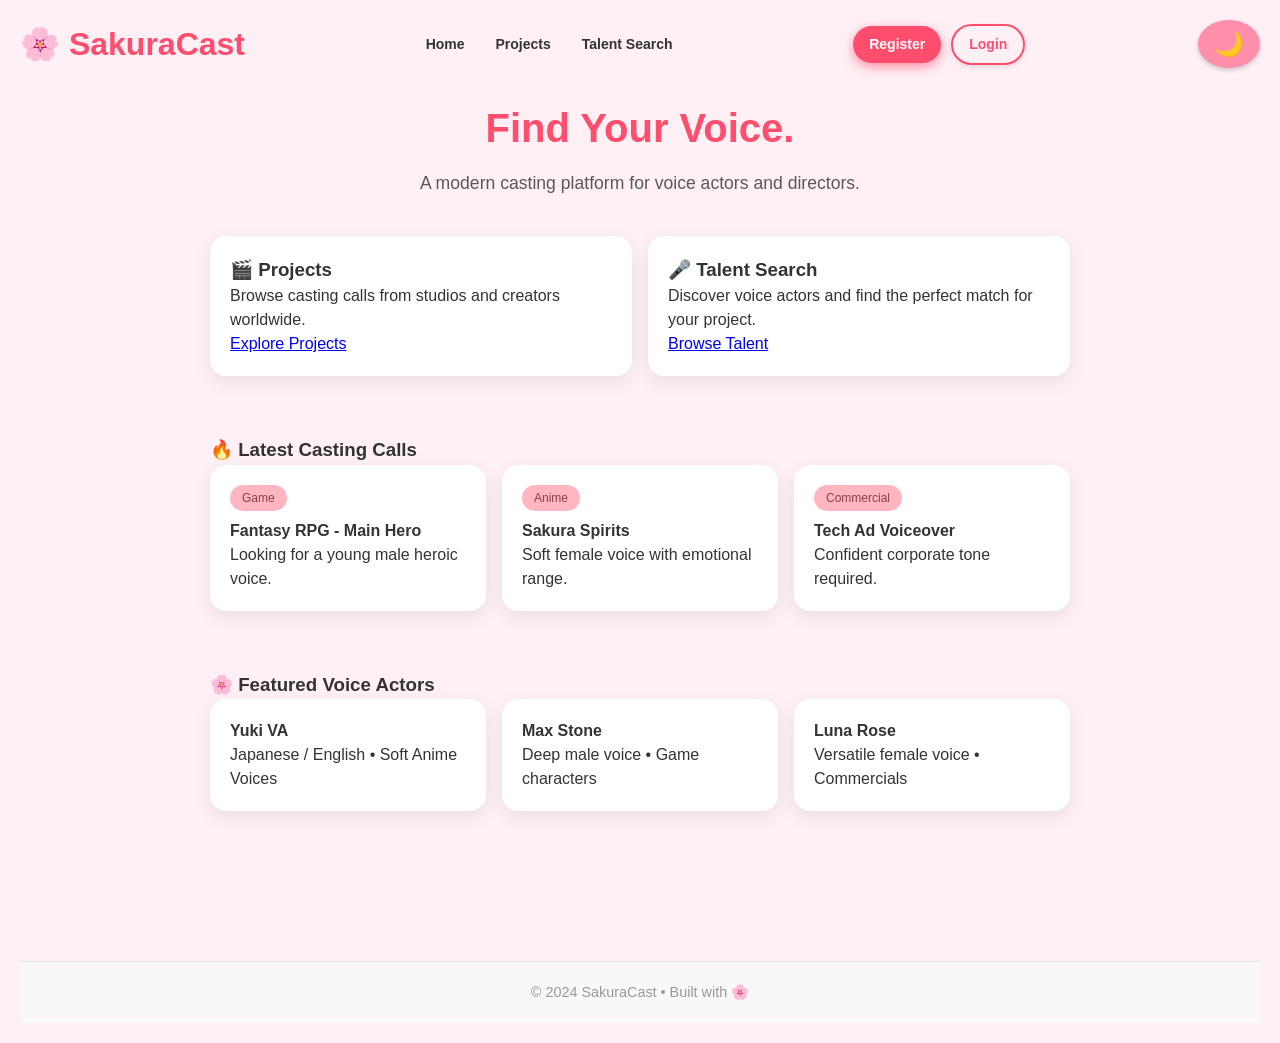
<file: index.html>
<!DOCTYPE html>
<html lang="en">
<head>
  <meta charset="UTF-8" />
  <meta name="viewport" content="width=device-width, initial-scale=1" />
  <title>SakuraCast</title>
  <link rel="stylesheet" href="style.css" />
</head>
<body>

<header>
  <div class="logo">
    <a href="index.html" style="text-decoration:none; color:inherit;">🌸 SakuraCast</a>
  </div>

  <nav>
    <a href="index.html">Home</a>
    <a href="projects.html">Projects</a>
    <a href="talent.html">Talent Search</a>
    <a href="profile.html" id="profile-link" style="display:none;">My Profile</a>
  </nav>

  <div class="auth-buttons" id="auth-buttons">
    <a href="register.html" class="btn primary">Register</a>
    <a href="login.html" class="btn secondary">Login</a>
  </div>

  <div class="auth-buttons" id="user-buttons" style="display:none;">
    <button id="logout-btn" class="btn secondary">Logout</button>
  </div>

  <button class="toggle" aria-label="Toggle Dark/Light Mode">🌙</button>
</header>

<main class="container">

  <section class="hero">
    <h2>Find Your Voice.</h2>
    <p>A modern casting platform for voice actors and directors.</p>
  </section>

  <section class="explore grid">
    <div class="card">
      <h3>🎬 Projects</h3>
      <p>Browse casting calls from studios and creators worldwide.</p>
      <a href="projects.html" class="btn primary">Explore Projects</a>
    </div>

    <div class="card">
      <h3>🎤 Talent Search</h3>
      <p>Discover voice actors and find the perfect match for your project.</p>
      <a href="talent.html" class="btn primary">Browse Talent</a>
    </div>
  </section>

  <section>
    <h3>🔥 Latest Casting Calls</h3>
    <div class="grid">
      <div class="card">
        <div class="tag">Game</div>
        <h4>Fantasy RPG - Main Hero</h4>
        <p>Looking for a young male heroic voice.</p>
      </div>

      <div class="card">
        <div class="tag">Anime</div>
        <h4>Sakura Spirits</h4>
        <p>Soft female voice with emotional range.</p>
      </div>

      <div class="card">
        <div class="tag">Commercial</div>
        <h4>Tech Ad Voiceover</h4>
        <p>Confident corporate tone required.</p>
      </div>
    </div>
  </section>

  <section>
    <h3>🌸 Featured Voice Actors</h3>
    <div class="grid">
      <div class="card">
        <h4>Yuki VA</h4>
        <p>Japanese / English • Soft Anime Voices</p>
      </div>

      <div class="card">
        <h4>Max Stone</h4>
        <p>Deep male voice • Game characters</p>
      </div>

      <div class="card">
        <h4>Luna Rose</h4>
        <p>Versatile female voice • Commercials</p>
      </div>
    </div>
  </section>

</main>

<footer>
  <p>© 2024 SakuraCast • Built with 🌸</p>
</footer>

<script src="script.js"></script>
</body>
</html>
</file>
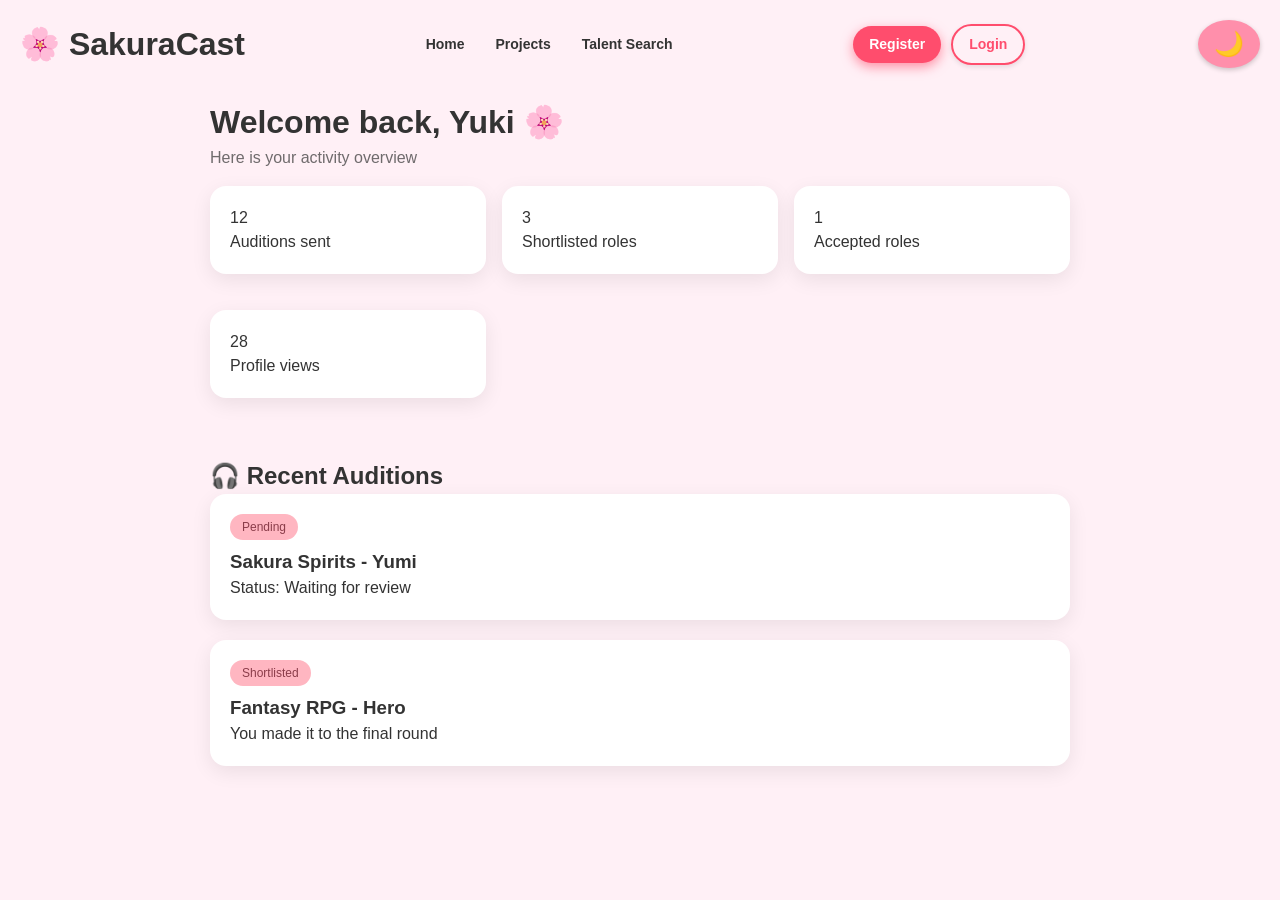
<file: dashboard.html>
<!DOCTYPE html>
<html lang="en">
<head>
  <meta charset="UTF-8" />
  <meta name="viewport" content="width=device-width, initial-scale=1" />
  <title>SakuraCast - Dashboard</title>
  <link rel="stylesheet" href="style.css" />
</head>
<body>

<header>
  <div>
    <a href="index.html" class="logo" style="text-decoration:none; color:inherit;">🌸 SakuraCast</a>
  </div>

  <nav>
    <a href="index.html">Home</a>
    <a href="projects.html">Projects</a>
    <a href="talent.html">Talent Search</a>
    <a href="profile.html" id="profile-link" style="display:none;">My Profile</a>
  </nav>

  <div class="auth-buttons" id="auth-buttons">
    <a href="register.html" class="btn primary">Register</a>
    <a href="login.html" class="btn secondary">Login</a>
  </div>

  <div class="auth-buttons" id="user-buttons" style="display:none;">
    <button id="logout-btn" class="btn secondary">Logout</button>
  </div>

  <button class="toggle" aria-label="Toggle Dark/Light Mode">🌙</button>
</header>

<main class="container">
  <h1>Welcome back, Yuki 🌸</h1>
  <p class="subtitle">Here is your activity overview</p>

  <section class="grid">
    <div class="card">
      <div class="stat">12</div>
      <p>Auditions sent</p>
    </div>

    <div class="card">
      <div class="stat">3</div>
      <p>Shortlisted roles</p>
    </div>

    <div class="card">
      <div class="stat">1</div>
      <p>Accepted roles</p>
    </div>

    <div class="card">
      <div class="stat">28</div>
      <p>Profile views</p>
    </div>
  </section>

  <h2 style="margin-top:40px;">🎧 Recent Auditions</h2>

  <div class="card">
    <span class="tag">Pending</span>
    <h3>Sakura Spirits - Yumi</h3>
    <p>Status: Waiting for review</p>
  </div>

  <div class="card">
    <span class="tag">Shortlisted</span>
    <h3>Fantasy RPG - Hero</h3>
    <p>You made it to the final round</p>
  </div>
</main>

<script src="script.js"></script>
</body>
</html>
</file>
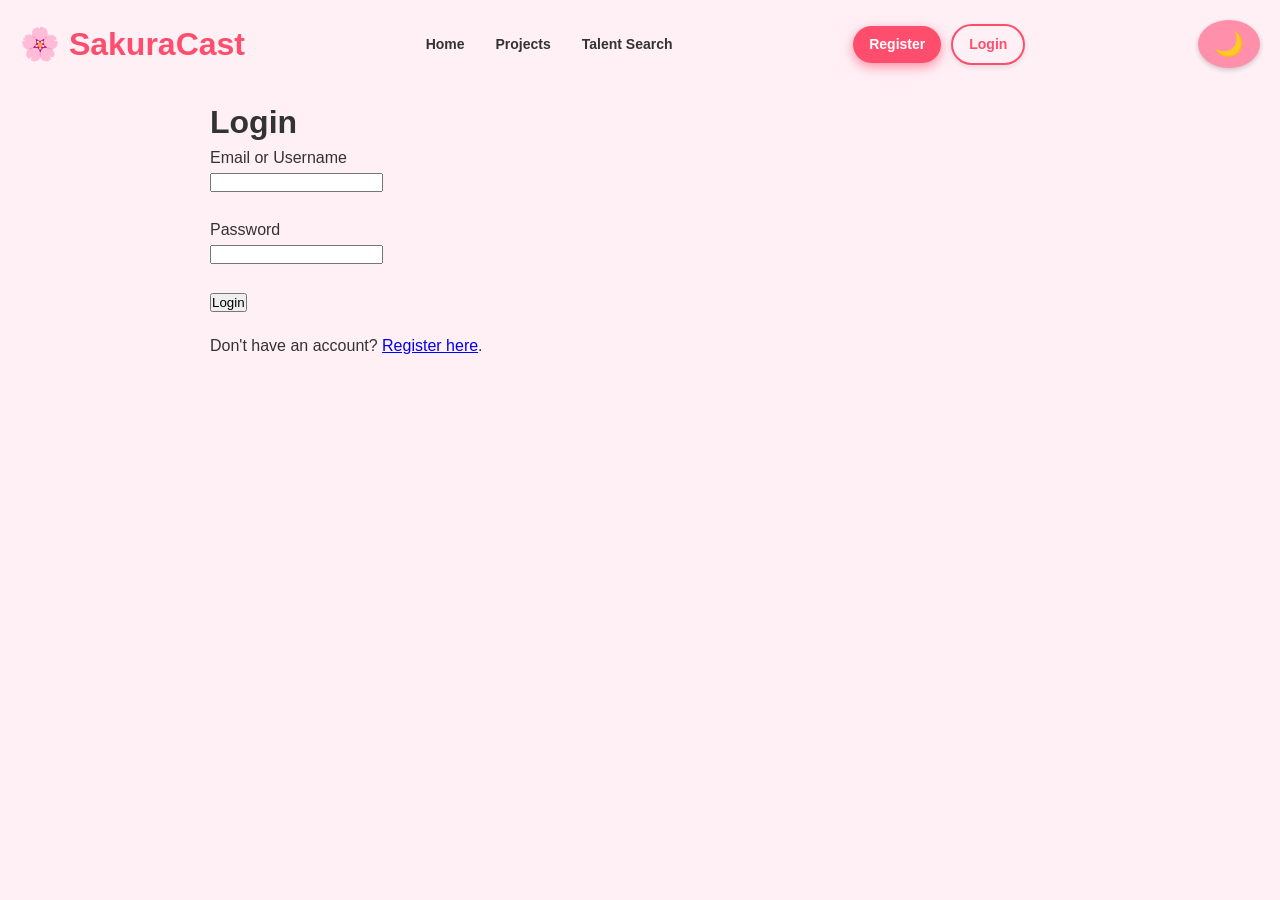
<file: login.html>
<!DOCTYPE html>
<html lang="en">
<head>
  <meta charset="UTF-8" />
  <meta name="viewport" content="width=device-width, initial-scale=1" />
  <title>SakuraCast - Login</title>
  <link rel="stylesheet" href="style.css" />
</head>
<body>

<header>
  <div class="logo">
    <a href="index.html" style="text-decoration:none; color:inherit;">🌸 SakuraCast</a>
  </div>

  <nav>
    <a href="index.html">Home</a>
    <a href="projects.html">Projects</a>
    <a href="talent.html">Talent Search</a>
    <a href="profile.html" id="profile-link" style="display:none;">My Profile</a>
  </nav>

  <div class="auth-buttons" id="auth-buttons">
    <a href="register.html" class="btn primary">Register</a>
    <a href="login.html" class="btn secondary">Login</a>
  </div>

  <div class="auth-buttons" id="user-buttons" style="display:none;">
    <button id="logout-btn" class="btn secondary">Logout</button>
  </div>

  <button class="toggle" aria-label="Toggle Dark/Light Mode">🌙</button>
</header>

<main class="container">
  <h1>Login</h1>
  <form id="login-form">
    <label for="email">Email or Username</label><br />
    <input type="text" id="email" name="email" required /><br /><br />

    <label for="password">Password</label><br />
    <input type="password" id="password" name="password" required /><br /><br />

    <button type="submit" class="btn primary">Login</button>
  </form>

  <p style="margin-top:20px;">
    Don't have an account? <a href="register.html">Register here</a>.
  </p>
</main>

<script>
document.getElementById('login-form').addEventListener('submit', function(e) {
  e.preventDefault();
  alert('Login successful! (demo version)');
  window.location.href = 'dashboard.html';
});
</script>

<script src="script.js"></script>
</body>
</html>
</file>
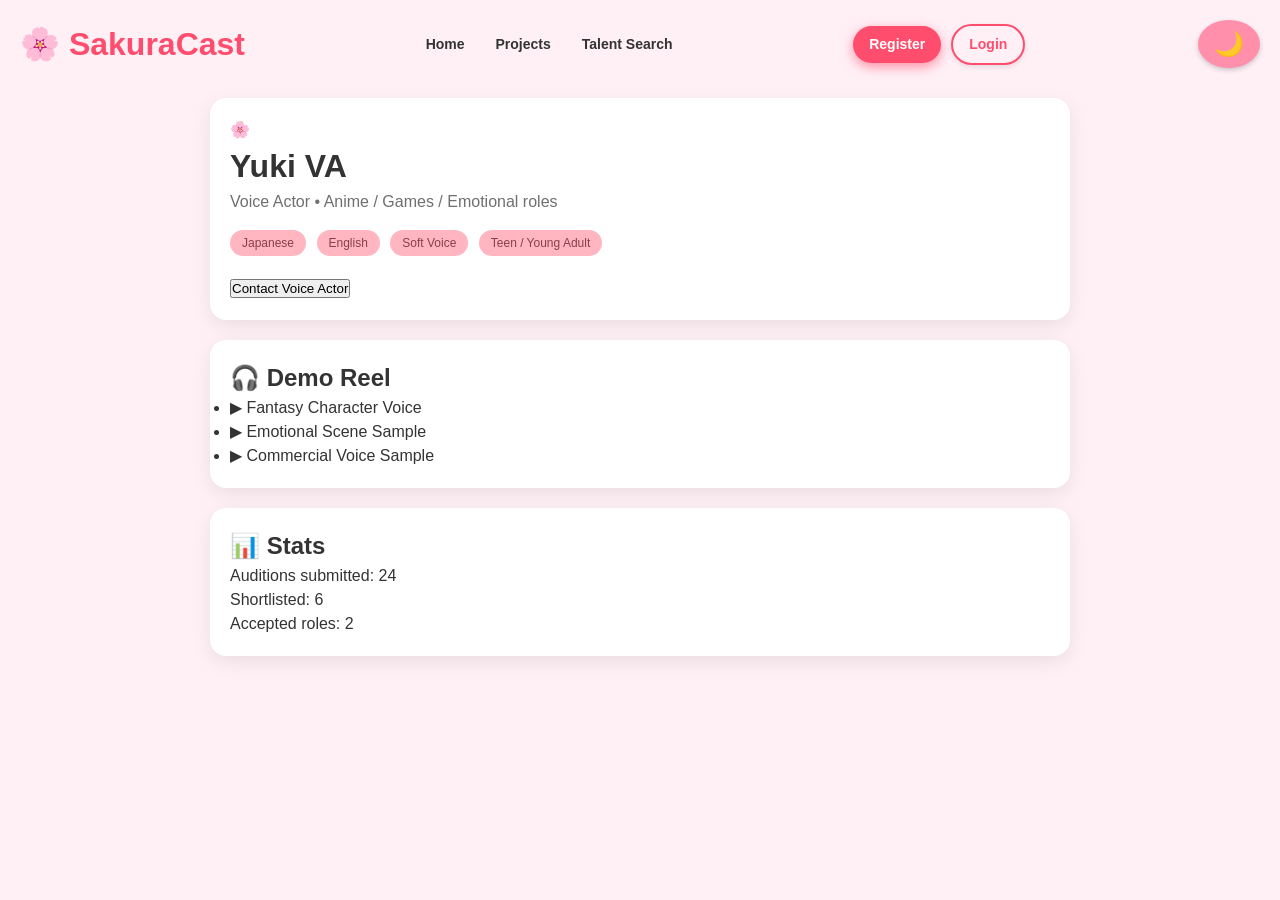
<file: profile.html>
<!DOCTYPE html>
<html lang="en">
<head>
  <meta charset="UTF-8" />
  <meta name="viewport" content="width=device-width, initial-scale=1" />
  <title>SakuraCast - Profile</title>
  <link rel="stylesheet" href="style.css" />
</head>
<body>

<header>
  <div class="logo">
    <a href="index.html" style="text-decoration:none; color:inherit;">🌸 SakuraCast</a>
  </div>

  <nav>
    <a href="index.html">Home</a>
    <a href="projects.html">Projects</a>
    <a href="talent.html">Talent Search</a>
    <a href="profile.html" id="profile-link" style="display:none;">My Profile</a>
  </nav>

  <div class="auth-buttons" id="auth-buttons">
    <a href="register.html" class="btn primary">Register</a>
    <a href="login.html" class="btn secondary">Login</a>
  </div>

  <div class="auth-buttons" id="user-buttons" style="display:none;">
    <button id="logout-btn" class="btn secondary">Logout</button>
  </div>

  <button class="toggle" aria-label="Toggle Dark/Light Mode">🌙</button>
</header>

<main class="container">

  <div class="profile-card card">
    <div class="avatar">🌸</div>

    <h1>Yuki VA</h1>

    <p class="subtitle">Voice Actor • Anime / Games / Emotional roles</p>

    <div>
      <span class="tag">Japanese</span>
      <span class="tag">English</span>
      <span class="tag">Soft Voice</span>
      <span class="tag">Teen / Young Adult</span>
    </div>

    <div style="margin-top:12px;">
      <button class="btn primary" onclick="contact()">Contact Voice Actor</button>
    </div>
  </div>

  <div class="profile-card card">
    <h2>🎧 Demo Reel</h2>
    <ul>
      <li>▶ Fantasy Character Voice</li>
      <li>▶ Emotional Scene Sample</li>
      <li>▶ Commercial Voice Sample</li>
    </ul>
  </div>

  <div class="profile-card card">
    <h2>📊 Stats</h2>
    <p>Auditions submitted: 24</p>
    <p>Shortlisted: 6</p>
    <p>Accepted roles: 2</p>
  </div>

</main>

<script>
function contact() {
  alert("Message sent (demo version) 🌸");
}
</script>

<script src="script.js"></script>
</body>
</html>
</file>
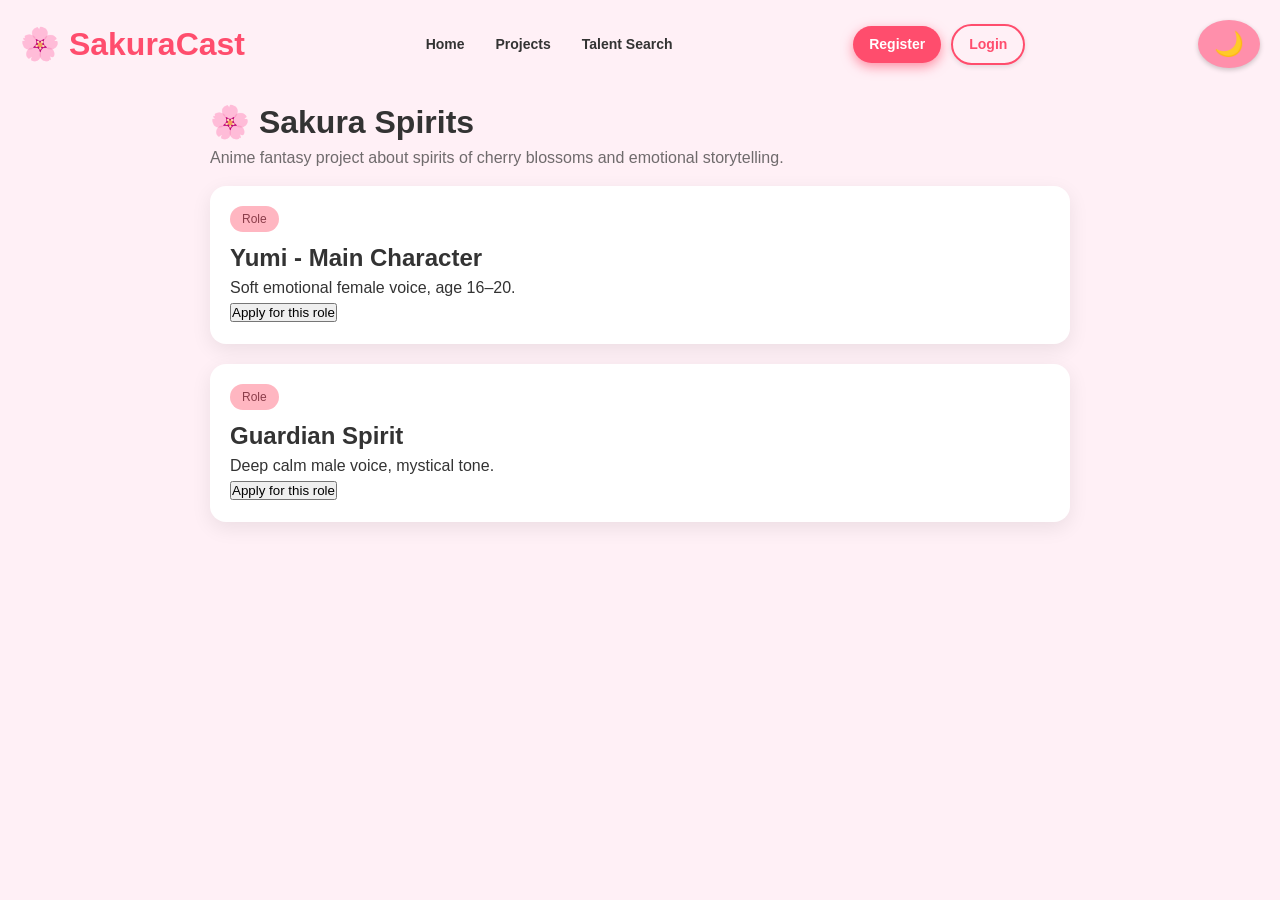
<file: project.html>
<!DOCTYPE html>
<html lang="en">
<head>
  <meta charset="UTF-8" />
  <meta name="viewport" content="width=device-width, initial-scale=1" />
  <title>SakuraCast - Project</title>
  <link rel="stylesheet" href="style.css" />
</head>
<body>

<header>
  <div class="logo">
    <a href="index.html" style="text-decoration:none; color:inherit;">🌸 SakuraCast</a>
  </div>

  <nav>
    <a href="index.html">Home</a>
    <a href="projects.html">Projects</a>
    <a href="talent.html">Talent Search</a>
    <a href="profile.html" id="profile-link" style="display:none;">My Profile</a>
  </nav>

  <div class="auth-buttons" id="auth-buttons">
    <a href="register.html" class="btn primary">Register</a>
    <a href="login.html" class="btn secondary">Login</a>
  </div>

  <div class="auth-buttons" id="user-buttons" style="display:none;">
    <button id="logout-btn" class="btn secondary">Logout</button>
  </div>

  <button class="toggle" aria-label="Toggle Dark/Light Mode">🌙</button>
</header>

<main class="container">

  <h1>🌸 Sakura Spirits</h1>
  <p class="subtitle">
    Anime fantasy project about spirits of cherry blossoms and emotional storytelling.
  </p>

  <div class="card">
    <div class="tag">Role</div>
    <h2>Yumi - Main Character</h2>
    <p>Soft emotional female voice, age 16–20.</p>
    <button class="btn primary" onclick="apply('Yumi')">Apply for this role</button>
  </div>

  <div class="card">
    <div class="tag">Role</div>
    <h2>Guardian Spirit</h2>
    <p>Deep calm male voice, mystical tone.</p>
    <button class="btn primary" onclick="apply('Guardian Spirit')">Apply for this role</button>
  </div>

</main>

<script>
function apply(role){
  alert("Audition submitted for role: " + role + " 🌸 (demo version)");
}
</script>

<script src="script.js"></script>
</body>
</html>
</file>
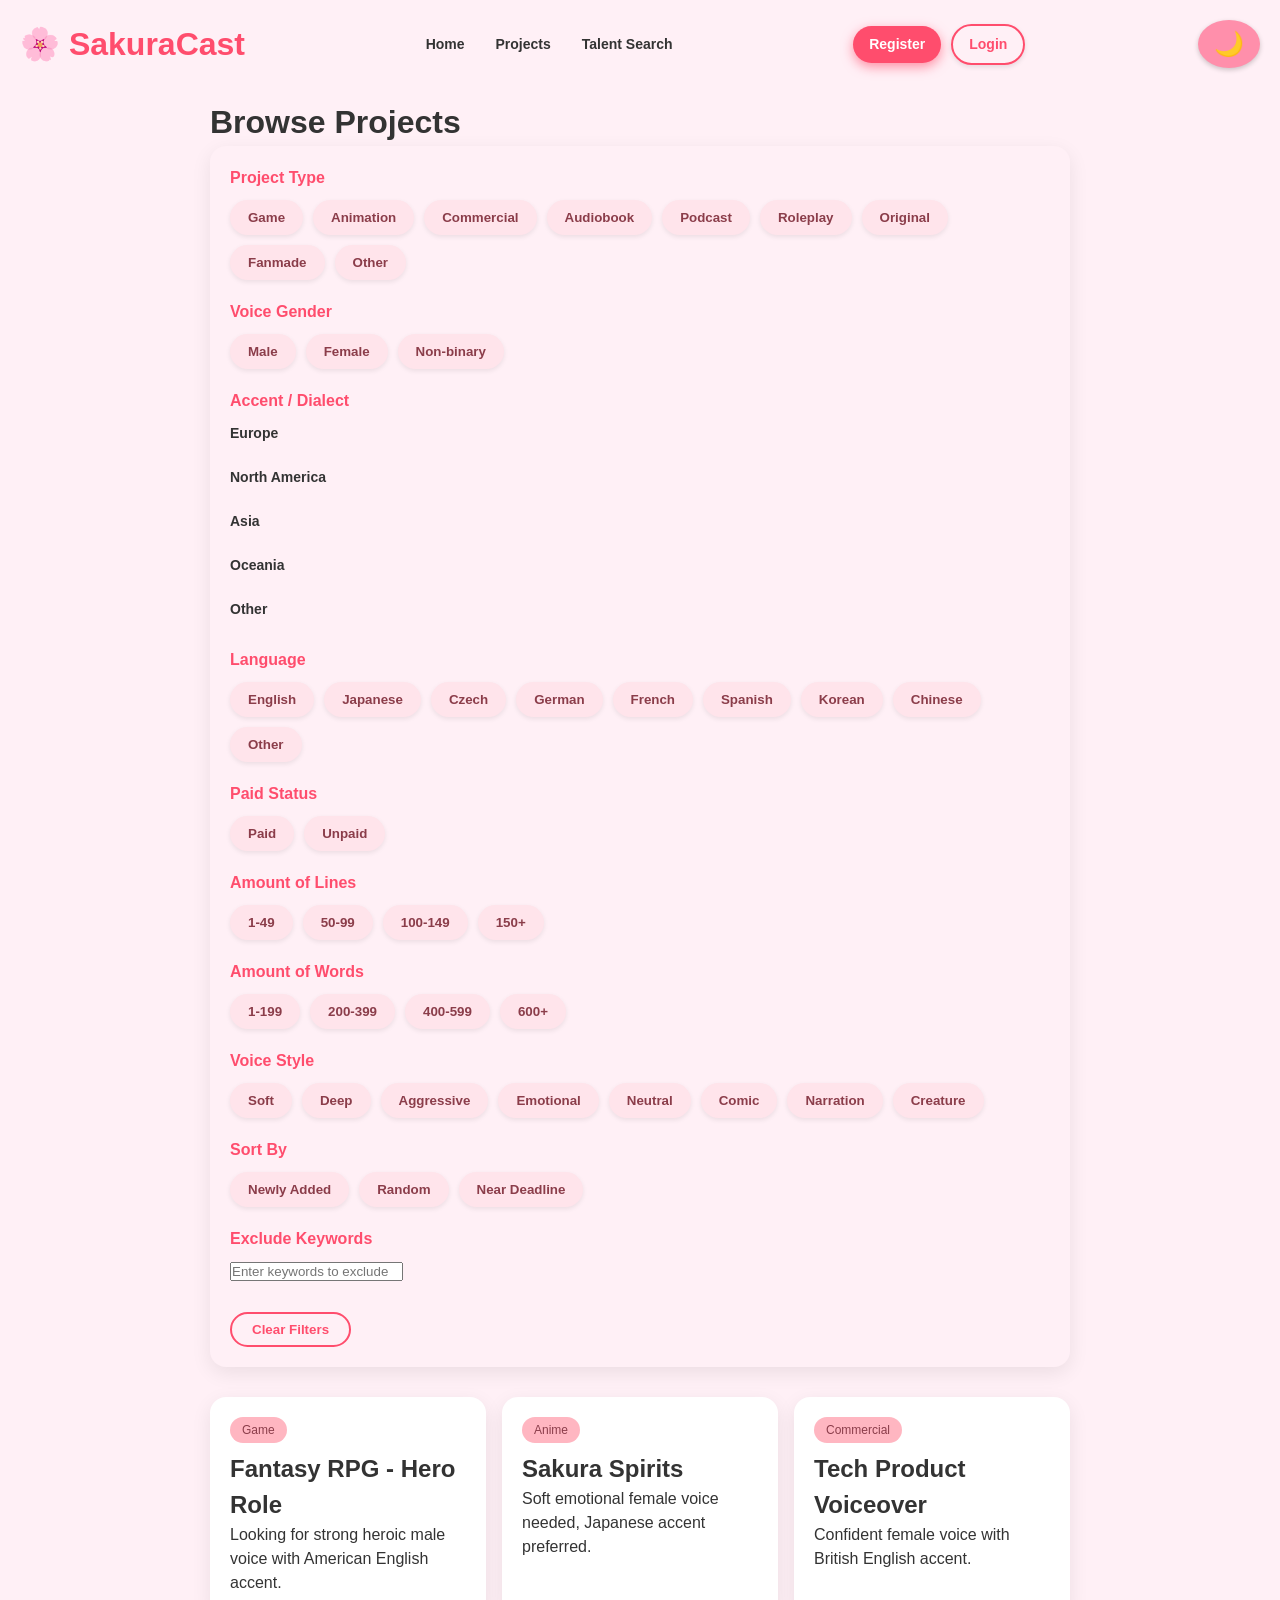
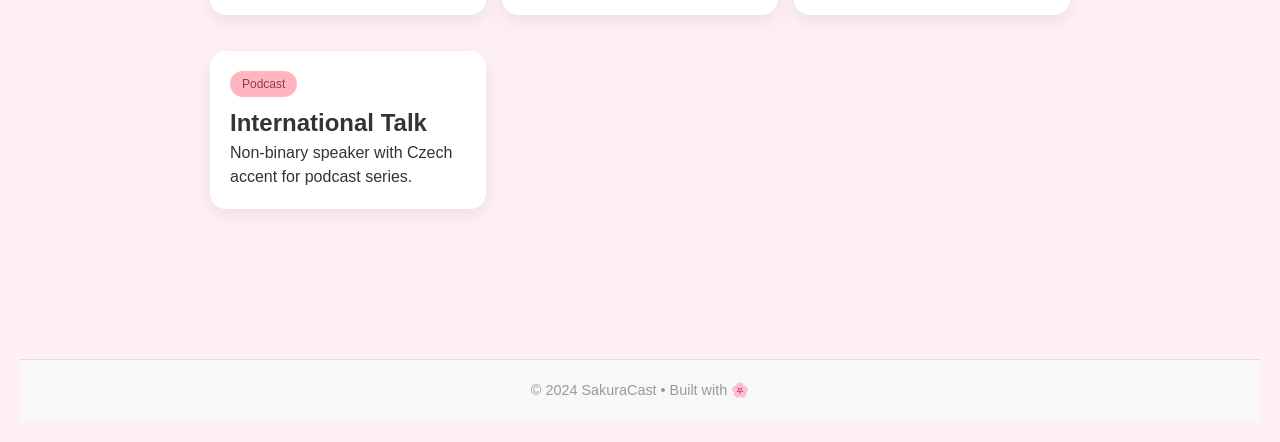
<file: projects.html>
<!DOCTYPE html>
<html lang="en">
<head>
  <meta charset="UTF-8" />
  <meta name="viewport" content="width=device-width, initial-scale=1" />
  <title>SakuraCast - Projects</title>
  <link rel="stylesheet" href="style.css" />
</head>
<body>

<header>
  <div class="logo">
    <a href="index.html" style="text-decoration:none; color:inherit;">🌸 SakuraCast</a>
  </div>

  <nav>
    <a href="index.html">Home</a>
    <a href="projects.html">Projects</a>
    <a href="talent.html">Talent Search</a>
    <a href="profile.html" id="profile-link" style="display:none;">My Profile</a>
  </nav>

  <div class="auth-buttons" id="auth-buttons">
    <a href="register.html" class="btn primary">Register</a>
    <a href="login.html" class="btn secondary">Login</a>
  </div>

  <div class="auth-buttons" id="user-buttons" style="display:none;">
    <button id="logout-btn" class="btn secondary">Logout</button>
  </div>

  <button class="toggle" aria-label="Toggle Dark/Light Mode">🌙</button>
</header>

<main class="container">
  <h1>Browse Projects</h1>

  <section class="filters-tabbar" id="filter-container">

    <div class="filter-group">
      <h4>Project Type</h4>
      <div class="filter-buttons" data-filter-name="projectType">
        <button type="button" data-filter-value="Game">Game</button>
        <button type="button" data-filter-value="Animation">Animation</button>
        <button type="button" data-filter-value="Commercial">Commercial</button>
        <button type="button" data-filter-value="Audiobook">Audiobook</button>
        <button type="button" data-filter-value="Podcast">Podcast</button>
        <button type="button" data-filter-value="Roleplay">Roleplay</button>
        <button type="button" data-filter-value="Original">Original</button>
        <button type="button" data-filter-value="Fanmade">Fanmade</button>
        <button type="button" data-filter-value="Other">Other</button>
      </div>
    </div>

    <div class="filter-group">
      <h4>Voice Gender</h4>
      <div class="filter-buttons" data-filter-name="voiceGender">
        <button type="button" data-filter-value="Male">Male</button>
        <button type="button" data-filter-value="Female">Female</button>
        <button type="button" data-filter-value="Non-binary">Non-binary</button>
      </div>
    </div>

    <div class="filter-group">
      <h4>Accent / Dialect</h4>
      <details>
        <summary>Europe</summary>
        <div class="filter-buttons" data-filter-name="accent">
          <button type="button" data-filter-value="British English">British English</button>
          <button type="button" data-filter-value="German">German</button>
          <button type="button" data-filter-value="Russian">Russian</button>
          <button type="button" data-filter-value="Czech">Czech</button>
          <button type="button" data-filter-value="French">French</button>
          <button type="button" data-filter-value="Spanish (Spain)">Spanish (Spain)</button>
          <button type="button" data-filter-value="Other Europe">Other</button>
        </div>
      </details>
      <details>
        <summary>North America</summary>
        <div class="filter-buttons" data-filter-name="accent">
          <button type="button" data-filter-value="American English">American English</button>
          <button type="button" data-filter-value="Canadian English">Canadian English</button>
          <button type="button" data-filter-value="Mexican Spanish">Mexican Spanish</button>
          <button type="button" data-filter-value="Other North America">Other</button>
        </div>
      </details>
      <details>
        <summary>Asia</summary>
        <div class="filter-buttons" data-filter-name="accent">
          <button type="button" data-filter-value="Japanese">Japanese</button>
          <button type="button" data-filter-value="Chinese">Chinese</button>
          <button type="button" data-filter-value="Korean">Korean</button>
          <button type="button" data-filter-value="Other Asia">Other</button>
        </div>
      </details>
      <details>
        <summary>Oceania</summary>
        <div class="filter-buttons" data-filter-name="accent">
          <button type="button" data-filter-value="Australian English">Australian English</button>
          <button type="button" data-filter-value="Other Oceania">Other</button>
        </div>
      </details>
      <details>
        <summary>Other</summary>
        <div class="filter-buttons" data-filter-name="accent">
          <button type="button" data-filter-value="Other">Other</button>
        </div>
      </details>
    </div>

    <div class="filter-group">
      <h4>Language</h4>
      <div class="filter-buttons" data-filter-name="language">
        <button type="button" data-filter-value="English">English</button>
        <button type="button" data-filter-value="Japanese">Japanese</button>
        <button type="button" data-filter-value="Czech">Czech</button>
        <button type="button" data-filter-value="German">German</button>
        <button type="button" data-filter-value="French">French</button>
        <button type="button" data-filter-value="Spanish">Spanish</button>
        <button type="button" data-filter-value="Korean">Korean</button>
        <button type="button" data-filter-value="Chinese">Chinese</button>
        <button type="button" data-filter-value="Other">Other</button>
      </div>
    </div>

    <div class="filter-group">
      <h4>Paid Status</h4>
      <div class="filter-buttons" data-filter-name="paid">
        <button type="button" data-filter-value="paid">Paid</button>
        <button type="button" data-filter-value="unpaid">Unpaid</button>
      </div>
    </div>

    <div class="filter-group">
      <h4>Amount of Lines</h4>
      <div class="filter-buttons" data-filter-name="lines">
        <button type="button" data-filter-value="1-49">1-49</button>
        <button type="button" data-filter-value="50-99">50-99</button>
        <button type="button" data-filter-value="100-149">100-149</button>
        <button type="button" data-filter-value="150+">150+</button>
      </div>
    </div>

    <div class="filter-group">
      <h4>Amount of Words</h4>
      <div class="filter-buttons" data-filter-name="words">
        <button type="button" data-filter-value="1-199">1-199</button>
        <button type="button" data-filter-value="200-399">200-399</button>
        <button type="button" data-filter-value="400-599">400-599</button>
        <button type="button" data-filter-value="600+">600+</button>
      </div>
    </div>

    <div class="filter-group">
      <h4>Voice Style</h4>
      <div class="filter-buttons" data-filter-name="style">
        <button type="button" data-filter-value="Soft">Soft</button>
        <button type="button" data-filter-value="Deep">Deep</button>
        <button type="button" data-filter-value="Aggressive">Aggressive</button>
        <button type="button" data-filter-value="Emotional">Emotional</button>
        <button type="button" data-filter-value="Neutral">Neutral</button>
        <button type="button" data-filter-value="Comic">Comic</button>
        <button type="button" data-filter-value="Narration">Narration</button>
        <button type="button" data-filter-value="Creature">Creature</button>
      </div>
    </div>

    <div class="filter-group">
      <h4>Sort By</h4>
      <div class="filter-buttons" data-filter-name="sort">
        <button type="button" data-filter-value="newlyAdded">Newly Added</button>
        <button type="button" data-filter-value="random">Random</button>
        <button type="button" data-filter-value="nearDeadline">Near Deadline</button>
      </div>
    </div>

    <div class="filter-group">
      <h4>Exclude Keywords</h4>
      <input type="text" id="excludeKeywords" placeholder="Enter keywords to exclude" />
    </div>

    <button id="clear-filters" class="btn secondary">Clear Filters</button>

  </section>

  <section class="grid" id="projects-list">

    <div class="card"
      data-projecttype="Game"
      data-gender="Male"
      data-accent="American English"
      data-language="English"
      data-paid="paid"
      data-lines="50-99"
      data-words="200-399"
      data-style="Deep"
      data-availability="Immediate">
      <div class="tag">Game</div>
      <h2>Fantasy RPG - Hero Role</h2>
      <p>Looking for strong heroic male voice with American English accent.</p>
    </div>

    <div class="card"
      data-projecttype="Anime"
      data-gender="Female"
      data-accent="Japanese"
      data-language="Japanese"
      data-paid="unpaid"
      data-lines="1-49"
      data-words="1-199"
      data-style="Soft"
      data-availability="Immediate">
      <div class="tag">Anime</div>
      <h2>Sakura Spirits</h2>
      <p>Soft emotional female voice needed, Japanese accent preferred.</p>
    </div>

    <div class="card"
      data-projecttype="Commercial"
      data-gender="Female"
      data-accent="British English"
      data-language="English"
      data-paid="paid"
      data-lines="1-49"
      data-words="1-199"
      data-style="Neutral"
      data-availability="Negotiable">
      <div class="tag">Commercial</div>
      <h2>Tech Product Voiceover</h2>
      <p>Confident female voice with British English accent.</p>
    </div>

    <div class="card"
      data-projecttype="Podcast"
      data-gender="Non-binary"
      data-accent="Czech"
      data-language="Czech"
      data-paid="unpaid"
      data-lines="150+"
      data-words="600+"
      data-style="Emotional"
      data-availability="Within a month">
      <div class="tag">Podcast</div>
      <h2>International Talk</h2>
      <p>Non-binary speaker with Czech accent for podcast series.</p>
    </div>

  </section>
</main>

<footer>
  <p>© 2024 SakuraCast • Built with 🌸</p>
</footer>

<script src="script.js"></script>
<script>
  // Rozšíření filtrů pro exclude keywords a vlastní řazení zůstává ve script.js
</script>
</body>
</html>
</file>
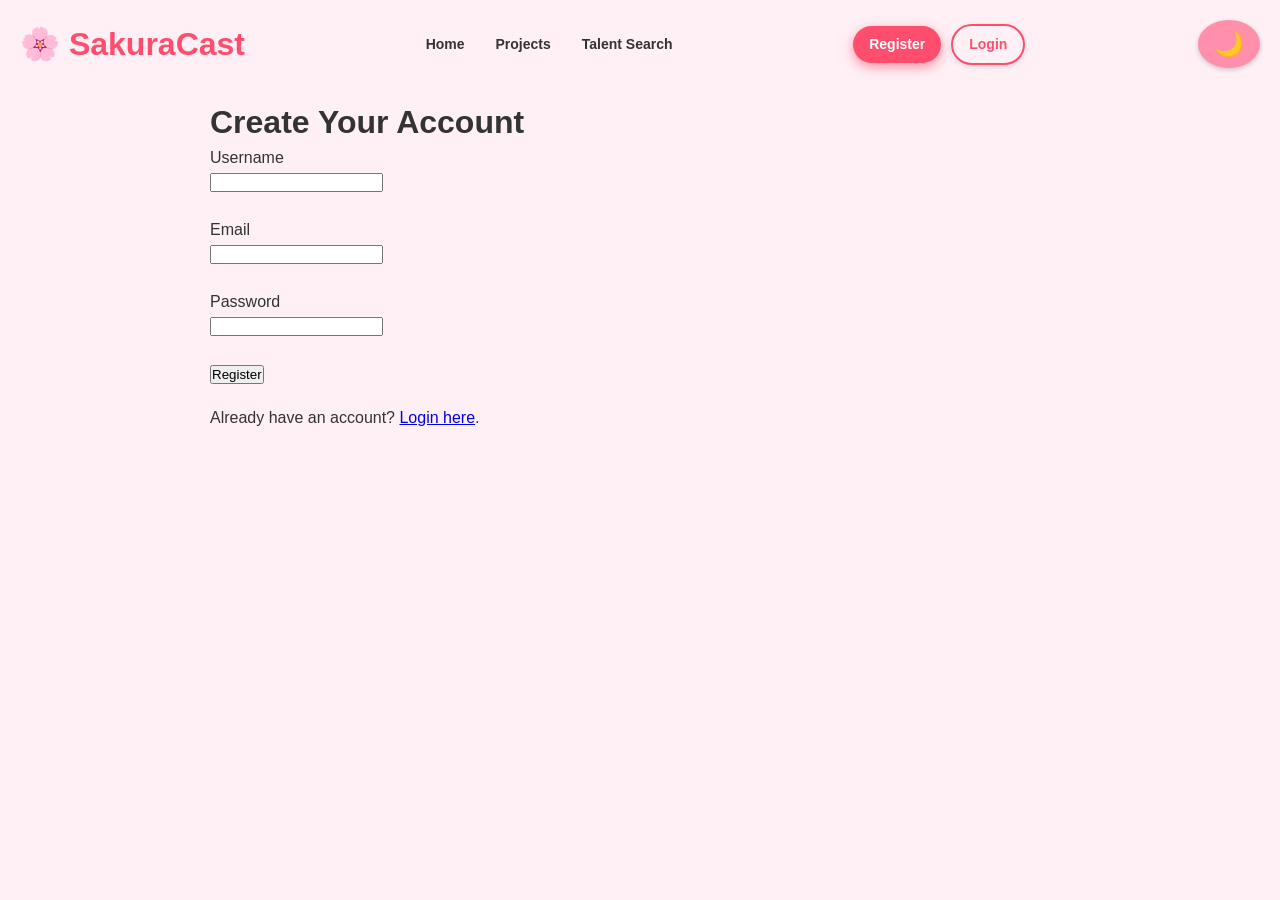
<file: register.html>
<!DOCTYPE html>
<html lang="en">
<head>
  <meta charset="UTF-8" />
  <meta name="viewport" content="width=device-width, initial-scale=1" />
  <title>SakuraCast - Register</title>
  <link rel="stylesheet" href="style.css" />
</head>
<body>

<header>
  <div class="logo">
    <a href="index.html" style="text-decoration:none; color:inherit;">🌸 SakuraCast</a>
  </div>

  <nav>
    <a href="index.html">Home</a>
    <a href="projects.html">Projects</a>
    <a href="talent.html">Talent Search</a>
    <a href="profile.html" id="profile-link" style="display:none;">My Profile</a>
  </nav>

  <div class="auth-buttons" id="auth-buttons">
    <a href="register.html" class="btn primary">Register</a>
    <a href="login.html" class="btn secondary">Login</a>
  </div>

  <div class="auth-buttons" id="user-buttons" style="display:none;">
    <button id="logout-btn" class="btn secondary">Logout</button>
  </div>

  <button class="toggle" aria-label="Toggle Dark/Light Mode">🌙</button>
</header>

<main class="container">
  <h1>Create Your Account</h1>
  <form id="register-form">
    <label for="username">Username</label><br />
    <input type="text" id="username" name="username" required /><br /><br />

    <label for="email">Email</label><br />
    <input type="email" id="email" name="email" required /><br /><br />

    <label for="password">Password</label><br />
    <input type="password" id="password" name="password" required /><br /><br />

    <button type="submit" class="btn primary">Register</button>
  </form>

  <p style="margin-top:20px;">
    Already have an account? <a href="login.html">Login here</a>.
  </p>
</main>

<script>
document.getElementById('register-form').addEventListener('submit', function(e) {
  e.preventDefault();
  alert('Registration successful! (demo version)');
  window.location.href = 'login.html';
});
</script>

<script src="script.js"></script>
</body>
</html>
</file>
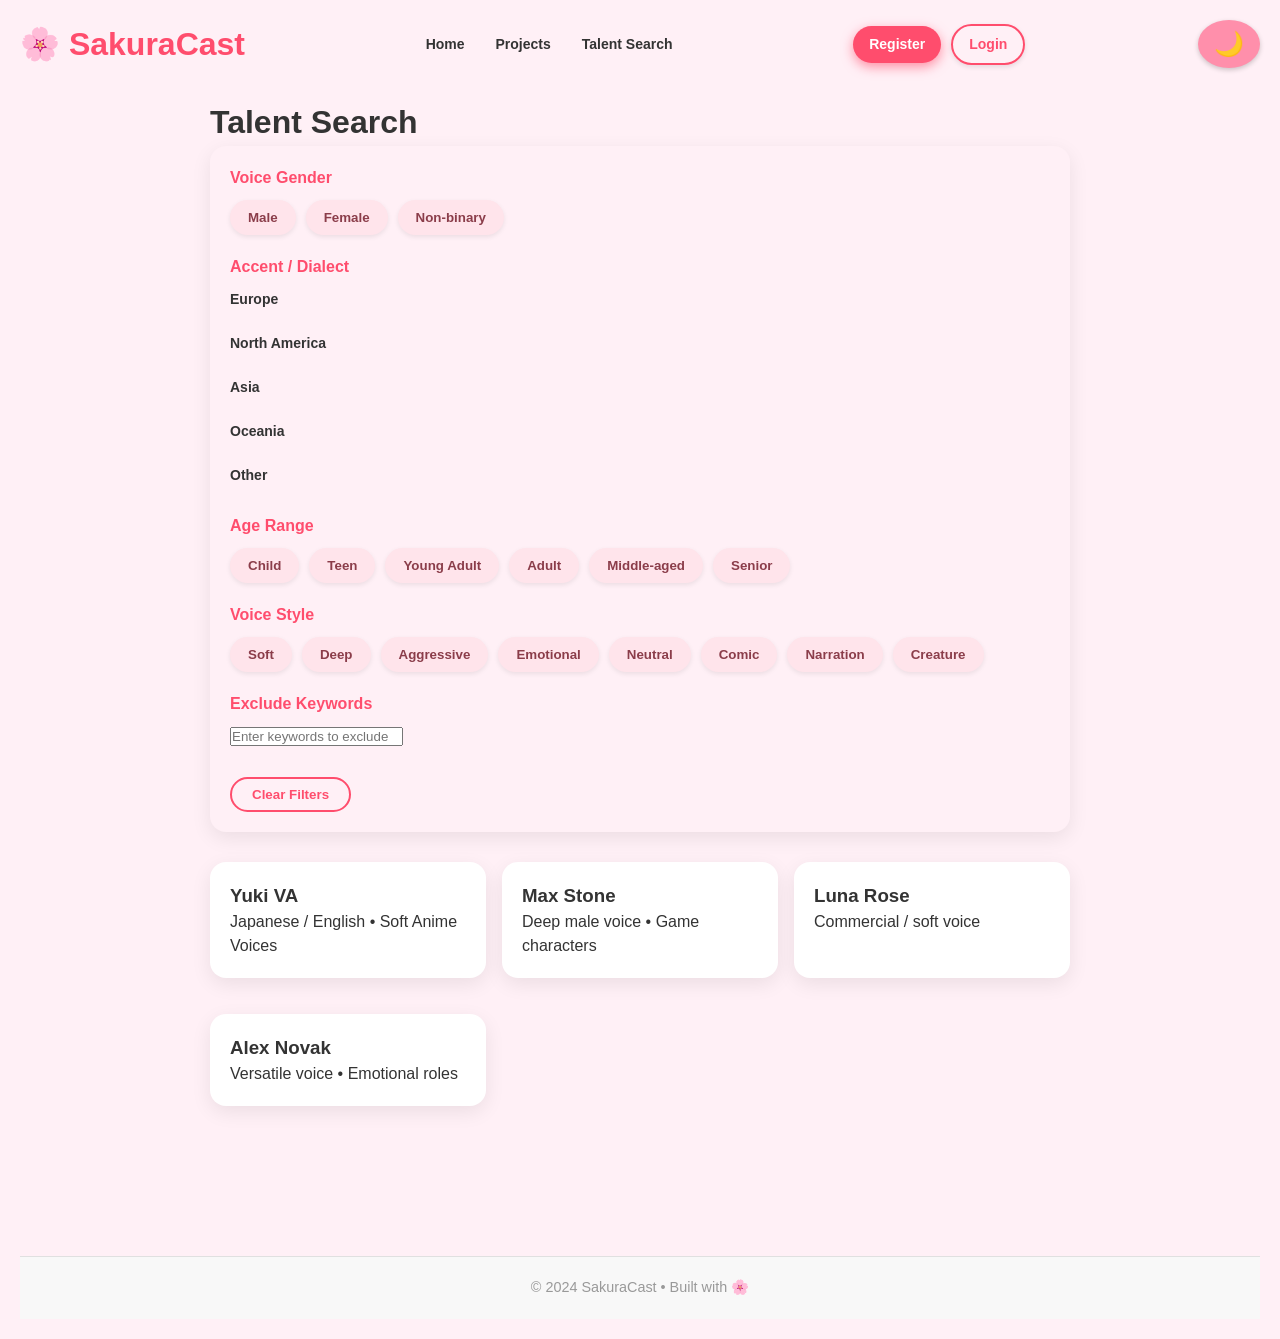
<file: talent.html>
<!DOCTYPE html>
<html lang="en">
<head>
  <meta charset="UTF-8" />
  <meta name="viewport" content="width=device-width, initial-scale=1" />
  <title>SakuraCast - Talent</title>
  <link rel="stylesheet" href="style.css" />
</head>
<body>

<header>
  <div class="logo">
    <a href="index.html" style="text-decoration:none; color:inherit;">🌸 SakuraCast</a>
  </div>

  <nav>
    <a href="index.html">Home</a>
    <a href="projects.html">Projects</a>
    <a href="talent.html">Talent Search</a>
    <a href="profile.html" id="profile-link" style="display:none;">My Profile</a>
  </nav>

  <div class="auth-buttons" id="auth-buttons">
    <a href="register.html" class="btn primary">Register</a>
    <a href="login.html" class="btn secondary">Login</a>
  </div>

  <div class="auth-buttons" id="user-buttons" style="display:none;">
    <button id="logout-btn" class="btn secondary">Logout</button>
  </div>

  <button class="toggle" aria-label="Toggle Dark/Light Mode">🌙</button>
</header>

<main class="container">
  <h1>Talent Search</h1>

  <section class="filters-tabbar">

    <div class="filter-group">
      <h4>Voice Gender</h4>
      <div class="filter-buttons" data-filter-name="voiceGender">
        <button type="button" data-filter-value="Male">Male</button>
        <button type="button" data-filter-value="Female">Female</button>
        <button type="button" data-filter-value="Non-binary">Non-binary</button>
      </div>
    </div>

    <div class="filter-group">
      <h4>Accent / Dialect</h4>
      <details>
        <summary>Europe</summary>
        <div class="filter-buttons" data-filter-name="accent">
          <button type="button" data-filter-value="British English">British English</button>
          <button type="button" data-filter-value="German">German</button>
          <button type="button" data-filter-value="Russian">Russian</button>
          <button type="button" data-filter-value="Czech">Czech</button>
          <button type="button" data-filter-value="French">French</button>
          <button type="button" data-filter-value="Spanish (Spain)">Spanish (Spain)</button>
          <button type="button" data-filter-value="Other Europe">Other</button>
        </div>
      </details>
      <details>
        <summary>North America</summary>
        <div class="filter-buttons" data-filter-name="accent">
          <button type="button" data-filter-value="American English">American English</button>
          <button type="button" data-filter-value="Canadian English">Canadian English</button>
          <button type="button" data-filter-value="Mexican Spanish">Mexican Spanish</button>
          <button type="button" data-filter-value="Other North America">Other</button>
        </div>
      </details>
      <details>
        <summary>Asia</summary>
        <div class="filter-buttons" data-filter-name="accent">
          <button type="button" data-filter-value="Japanese">Japanese</button>
          <button type="button" data-filter-value="Chinese">Chinese</button>
          <button type="button" data-filter-value="Korean">Korean</button>
          <button type="button" data-filter-value="Other Asia">Other</button>
        </div>
      </details>
      <details>
        <summary>Oceania</summary>
        <div class="filter-buttons" data-filter-name="accent">
          <button type="button" data-filter-value="Australian English">Australian English</button>
          <button type="button" data-filter-value="Other Oceania">Other</button>
        </div>
      </details>
      <details>
        <summary>Other</summary>
        <div class="filter-buttons" data-filter-name="accent">
          <button type="button" data-filter-value="Other">Other</button>
        </div>
      </details>
    </div>

    <div class="filter-group">
      <h4>Age Range</h4>
      <div class="filter-buttons" data-filter-name="age">
        <button type="button" data-filter-value="Child">Child</button>
        <button type="button" data-filter-value="Teen">Teen</button>
        <button type="button" data-filter-value="Young Adult">Young Adult</button>
        <button type="button" data-filter-value="Adult">Adult</button>
        <button type="button" data-filter-value="Middle-aged">Middle-aged</button>
        <button type="button" data-filter-value="Senior">Senior</button>
      </div>
    </div>

    <div class="filter-group">
      <h4>Voice Style</h4>
      <div class="filter-buttons" data-filter-name="style">
        <button type="button" data-filter-value="Soft">Soft</button>
        <button type="button" data-filter-value="Deep">Deep</button>
        <button type="button" data-filter-value="Aggressive">Aggressive</button>
        <button type="button" data-filter-value="Emotional">Emotional</button>
        <button type="button" data-filter-value="Neutral">Neutral</button>
        <button type="button" data-filter-value="Comic">Comic</button>
        <button type="button" data-filter-value="Narration">Narration</button>
        <button type="button" data-filter-value="Creature">Creature</button>
      </div>
    </div>

    <div class="filter-group">
      <h4>Exclude Keywords</h4>
      <input type="text" id="excludeKeywords" placeholder="Enter keywords to exclude" />
    </div>

    <button id="clear-filters" class="btn secondary">Clear Filters</button>
  </section>

  <section class="grid" id="talent-list">

    <div class="card" data-gender="Female" data-age="Young Adult" data-accent="Japanese" data-style="Soft" data-availability="Immediate">
      <h3>Yuki VA</h3>
      <p>Japanese / English • Soft Anime Voices</p>
    </div>

    <div class="card" data-gender="Male" data-age="Adult" data-accent="American English" data-style="Deep" data-availability="Within a week">
      <h3>Max Stone</h3>
      <p>Deep male voice • Game characters</p>
    </div>

    <div class="card" data-gender="Female" data-age="Adult" data-accent="British English" data-style="Neutral" data-availability="Negotiable">
      <h3>Luna Rose</h3>
      <p>Commercial / soft voice</p>
    </div>

    <div class="card" data-gender="Non-binary" data-age="Middle-aged" data-accent="Czech" data-style="Emotional" data-availability="Within a month">
      <h3>Alex Novak</h3>
      <p>Versatile voice • Emotional roles</p>
    </div>

  </section>
</main>

<footer>
  <p>© 2024 SakuraCast • Built with 🌸</p>
</footer>

<script src="script.js"></script>
<script>
  document.addEventListener('DOMContentLoaded', () => {
    const excludeInput = document.getElementById('excludeKeywords');
    if (excludeInput) {
      excludeInput.addEventListener('input', () => {
        filterItems('talent-list');
      });
    }
  });

  const originalFilterItems = window.filterItems;
  window.filterItems = function(listId) {
    originalFilterItems(listId);

    if (listId !== 'talent-list') return;

    const list = document.getElementById(listId);
    if (!list) return;

    const items = Array.from(list.querySelectorAll('.card'));
    const excludeInput = document.getElementById('excludeKeywords');
    const excludeWords = excludeInput.value.toLowerCase().split(',').map(s => s.trim()).filter(Boolean);

    items.forEach(item => {
      if (item.style.display === 'none') return;
      const text = item.textContent.toLowerCase();
      const exclude = excludeWords.some(word => text.includes(word));
      if (exclude) item.style.display = 'none';
    });
  }
</script>
</body>
</html>
</file>
<file: style.css>
/* =========================
   RESET a ZÁKLADNÍ STYLY
========================= */
* {
  margin: 0;
  padding: 0;
  box-sizing: border-box;
  font-family: 'Segoe UI', Tahoma, Geneva, Verdana, sans-serif;
}

body {
  background: #fff0f6;
  color: #333;
  transition: background 0.3s ease, color 0.3s ease;
  line-height: 1.5;
  min-height: 100vh;
  padding: 20px;
}

/* =========================
   HEADER + TOGGLE BUTTON
========================= */
header {
  display: flex;
  justify-content: space-between;
  align-items: center;
  margin-bottom: 30px;
  flex-wrap: wrap;
  gap: 10px;
}

header h1,
header .logo {
  color: #ff4d6d;
  font-weight: 700;
  font-size: 2rem;
  text-decoration: none;
}

nav {
  display: flex;
  align-items: center;
  gap: 15px;
  flex-wrap: wrap;
}

nav a {
  margin: 0 8px;
  text-decoration: none;
  color: #333;
  font-weight: 600;
  font-size: 14px;
  transition: color 0.3s ease;
  cursor: pointer;
}

nav a:hover,
nav a.active {
  color: #ff4d6d;
  font-weight: 700;
}

/* Nové styly pro autentizační tlačítka */
.auth-buttons {
  display: flex;
  align-items: center;
  gap: 10px;
}

.auth-buttons a.btn,
.auth-buttons button.btn {
  text-decoration: none;
  border: none;
  padding: 8px 16px;
  border-radius: 999px;
  font-weight: 600;
  font-size: 14px;
  cursor: pointer;
  box-shadow: 0 2px 5px rgba(0, 0, 0, 0.1);
  transition:
    background-color 0.3s ease,
    color 0.3s ease,
    box-shadow 0.3s ease;
}

.auth-buttons a.btn.primary,
.auth-buttons button.btn.primary {
  background-color: #ff4d6d;
  color: white;
  border: none;
  box-shadow: 0 4px 12px rgba(255, 77, 109, 0.6);
}

.auth-buttons a.btn.primary:hover,
.auth-buttons button.btn.primary:hover,
.auth-buttons a.btn.primary:focus,
.auth-buttons button.btn.primary:focus {
  background-color: #ff3b64;
  outline: none;
  box-shadow: 0 6px 16px rgba(255, 59, 100, 0.8);
}

.auth-buttons a.btn.secondary,
.auth-buttons button.btn.secondary {
  background-color: transparent;
  color: #ff4d6d;
  border: 2px solid #ff4d6d;
}

.auth-buttons a.btn.secondary:hover,
.auth-buttons button.btn.secondary:hover,
.auth-buttons a.btn.secondary:focus,
.auth-buttons button.btn.secondary:focus {
  background-color: #ff4d6d;
  color: white;
  outline: none;
}

.toggle {
  cursor: pointer;
  border: none;
  padding: 10px 16px;
  border-radius: 50%;
  font-size: 1.5rem;
  background-color: #ff8fab;
  color: white;
  box-shadow: 0 2px 5px rgba(0, 0, 0, 0.2);
  transition: background-color 0.3s ease;
}

.toggle:hover,
.toggle:focus {
  background-color: #ff517e;
  outline: none;
}

/* =========================
   MAIN CONTAINER & TYPOGRAPHY
========================= */
main,
.container {
  max-width: 900px;
  margin: 0 auto;
  padding: 0 20px 40px;
}

.subtitle {
  opacity: 0.7;
  margin-bottom: 16px;
}

/* =========================
   HERO SECTION (index.html)
========================= */
.hero {
  text-align: center;
  margin-bottom: 40px;
}

.hero h2 {
  font-size: 2.5rem;
  color: #ff4d6d;
  margin-bottom: 12px;
}

.hero p {
  max-width: 600px;
  margin: 0 auto 20px;
  font-size: 1.1rem;
  opacity: 0.8;
}

.hero div a {
  margin: 0 12px;
}

/* =========================
   FILTERS TAB BAR
========================= */
.filters-tabbar {
  background-color: #fff0f6;
  padding: 20px;
  border-radius: 16px;
  margin-bottom: 30px;
  box-shadow: 0 6px 20px rgba(0, 0, 0, 0.08);
  user-select: none;
  font-size: 14px;
}

.filters-tabbar .filter-group {
  margin-bottom: 20px;
}

.filters-tabbar h4 {
  margin: 0 0 10px;
  color: #ff4d6d;
  font-weight: 700;
  font-size: 16px;
}

.filters-tabbar .filter-buttons {
  display: flex;
  flex-wrap: wrap;
  gap: 10px;
}

.filters-tabbar .filter-buttons button {
  background-color: #ffe4eb;
  color: #8b3d4a;
  border: 2px solid transparent;
  border-radius: 30px;
  padding: 8px 16px;
  cursor: pointer;
  font-weight: 600;
  transition:
    background-color 0.3s ease,
    color 0.3s ease,
    border-color 0.3s ease,
    transform 0.15s ease;
  box-shadow: 0 2px 5px rgba(0,0,0,0.08);
}

.filters-tabbar .filter-buttons button:hover,
.filters-tabbar .filter-buttons button:focus {
  background-color: #ff8fab;
  color: white;
  outline: none;
  transform: translateY(-2px);
  border-color: #ff4d6d;
}

.filters-tabbar .filter-buttons button.active {
  background-color: #ff4d6d;
  color: white;
  font-weight: 700;
  border-color: #ff3b64;
  box-shadow: 0 4px 10px rgba(255, 77, 109, 0.5);
  cursor: default;
}

.filters-tabbar #clear-filters {
  margin-top: 10px;
  background-color: transparent;
  color: #ff4d6d;
  border: 2px solid #ff4d6d;
  padding: 8px 20px;
  border-radius: 999px;
  font-weight: 600;
  cursor: pointer;
  transition: background-color 0.3s ease, color 0.3s ease;
  box-shadow: none;
}

.filters-tabbar #clear-filters:hover,
.filters-tabbar #clear-filters:focus {
  background-color: #ff4d6d;
  color: white;
  outline: none;
  box-shadow: 0 4px 10px rgba(255, 77, 109, 0.6);
}

/* rozbalovací detaily (accordion) */
.filters-tabbar details {
  margin-bottom: 15px;
}

.filters-tabbar summary {
  font-weight: 600;
  margin-bottom: 8px;
  cursor: pointer;
  list-style: none;
}

.filters-tabbar summary::-webkit-details-marker {
  display: none;
}

/* =========================
   GRID & CARD LAYOUT
========================= */

.grid {
  display: grid;
  grid-template-columns: repeat(auto-fit, minmax(250px, 1fr));
  gap: 16px;
  margin-bottom: 40px;
}

.card {
  background-color: white;
  border-radius: 16px;
  padding: 20px;
  box-shadow: 0 6px 20px rgba(0, 0, 0, 0.08);
  transition: transform 0.2s ease;
  margin-bottom: 20px;
}

.card:hover {
  transform: translateY(-5px);
}

.tag {
  font-size: 12px;
  padding: 4px 12px;
  border-radius: 999px;
  background-color: #ffb6c1;
  color: #8b3d4a;
  display: inline-block;
  margin-bottom: 8px;
  margin-right: 6px;
}

/* =========================
   FOOTER
========================= */

footer {
  margin-top: 50px;
  text-align: center;
  color: #999;
  font-size: 0.9rem;
  background-color: #f8f8f8;
  border-top: 1px solid #e0e0e0;
  padding: 20px;
}

/* =========================
   TMAVÝ REŽIM
========================= */
body.dark {
  background: #1e1e2f;
  color: #e9d7f7;
}

body.dark header h1,
body.dark header .logo {
  color: #ff9bcf;
}

body.dark nav a {
  color: #e6b0ea;
  cursor: pointer;
}

body.dark nav a:hover,
body.dark nav a.active {
  color: #ff9bcf;
  font-weight: 700;
}

body.dark .toggle {
  background-color: #bb86fc;
  color: #1e1e2f;
  box-shadow: 0 2px 5px rgba(0, 0, 0, 0.5);
}

body.dark .toggle:hover,
body.dark .toggle:focus {
  background-color: #9c6dfd;
  color: white;
}

body.dark button,
body.dark a.btn {
  background-color: #bb86fc;
  color: #1e1e2f;
}

body.dark button:hover,
body.dark button:focus,
body.dark a.btn:hover,
body.dark a.btn:focus {
  background-color: #9c6dfd;
  color: white;
}

body.dark .card {
  background-color: #241b2e;
  box-shadow: 0 6px 20px rgba(0, 0, 0, 0.25);
}

body.dark .tag {
  background-color: #3a2a44;
  color: #d8b7e8;
}

body.dark .profile-card {
  background-color: #241b2e;
  box-shadow: 0 6px 20px rgba(0, 0, 0, 0.25);
}

body.dark .avatar {
  background-color: #7c4d7d;
  color: #f1d7ff;
}

/* =========================
   RESPONSIVITA
========================= */
@media (max-width: 600px) {
  .grid {
    grid-template-columns: 1fr;
  }

  header {
    flex-direction: column;
    gap: 12px;
  }

  .hero h2 {
    font-size: 1.8rem;
  }

  .filters-tabbar .filter-buttons {
    gap: 6px;
  }
}
</file>
